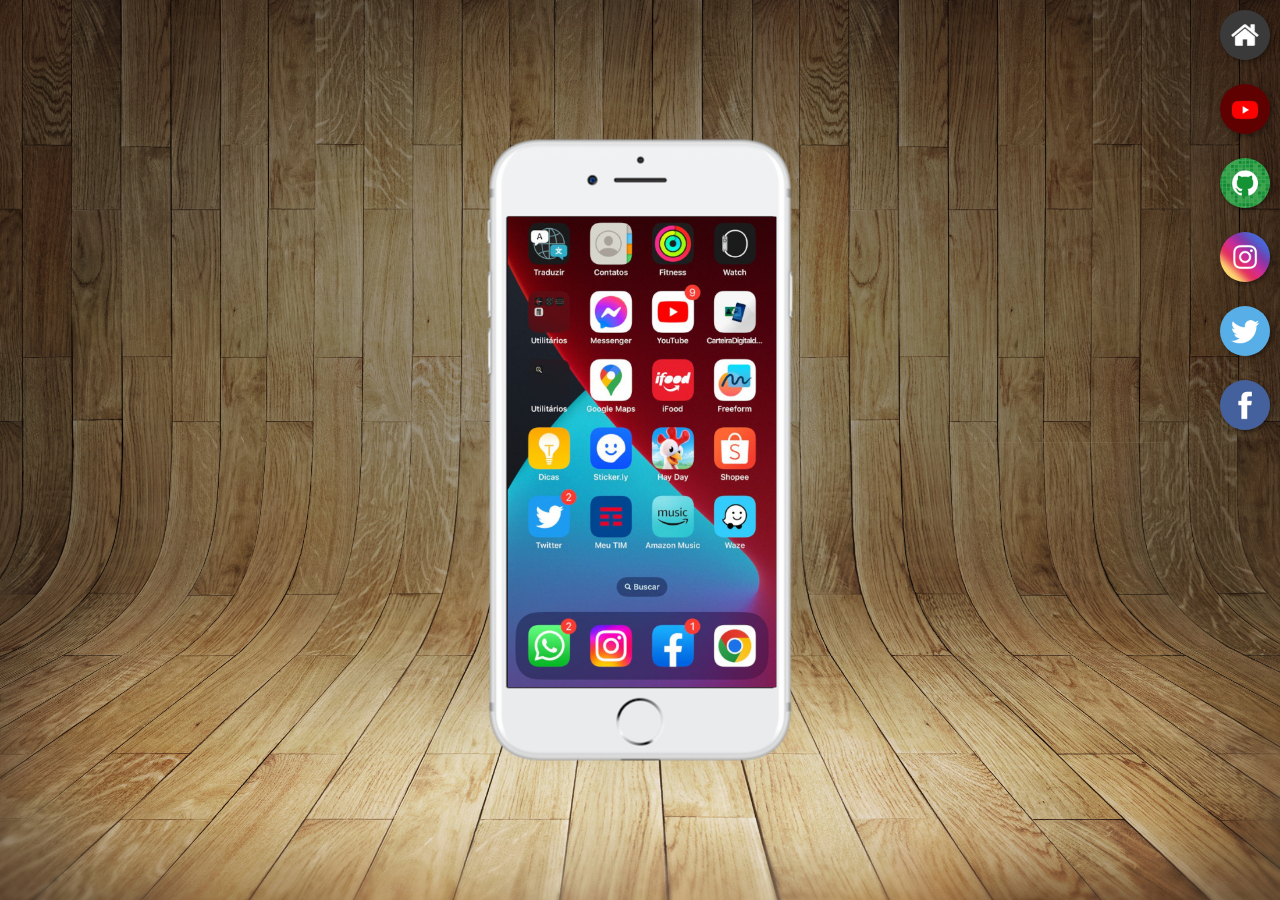
<file: index.html>
<!DOCTYPE html>
<html lang="pt-br">
<head>
    <meta charset="UTF-8">
    <meta http-equiv="X-UA-Compatible" content="IE=edge">
    <meta name="viewport" content="width=device-width, initial-scale=1.0">
    <link rel="shortcut icon" href="favicon.ico" type="image/x-icon">
    <link rel="stylesheet" href="style.css">
    <title>Projetos Redes Sociais</title>
</head>
<body>
    <main>
        <section id="telefone">
            <iframe src="home.html" name="tela" id="tela" frameborder="0">Seu navegador não é compatível com isso.</iframe>
                
        </section>
        <section id="rede-sociais">
            <a href="home.html" target="tela"><img src="imagens/logo-home.jpg" alt=""></a><br>
            <a href="youtube.html" target="tela"><img src="imagens/logo-youtube.jpg" alt=""></a><br>
            <a href="git.html" target="tela"><img src="imagens/logo-github.jpg" alt=""></a><br>
            <a href="intagram.html" target="tela"><img src="imagens/logo-instagram.jpg" alt=""></a><br>
            <a href="twitter.html" target="tela"><img src="imagens/logo-twitter.jpg" alt=""></a><br>
            <a href="facebook.html" target="tela"><img src="imagens/logo-facebook.jpg" alt=""></a>
        </section>
    </main>
</body>
</html>
</file>
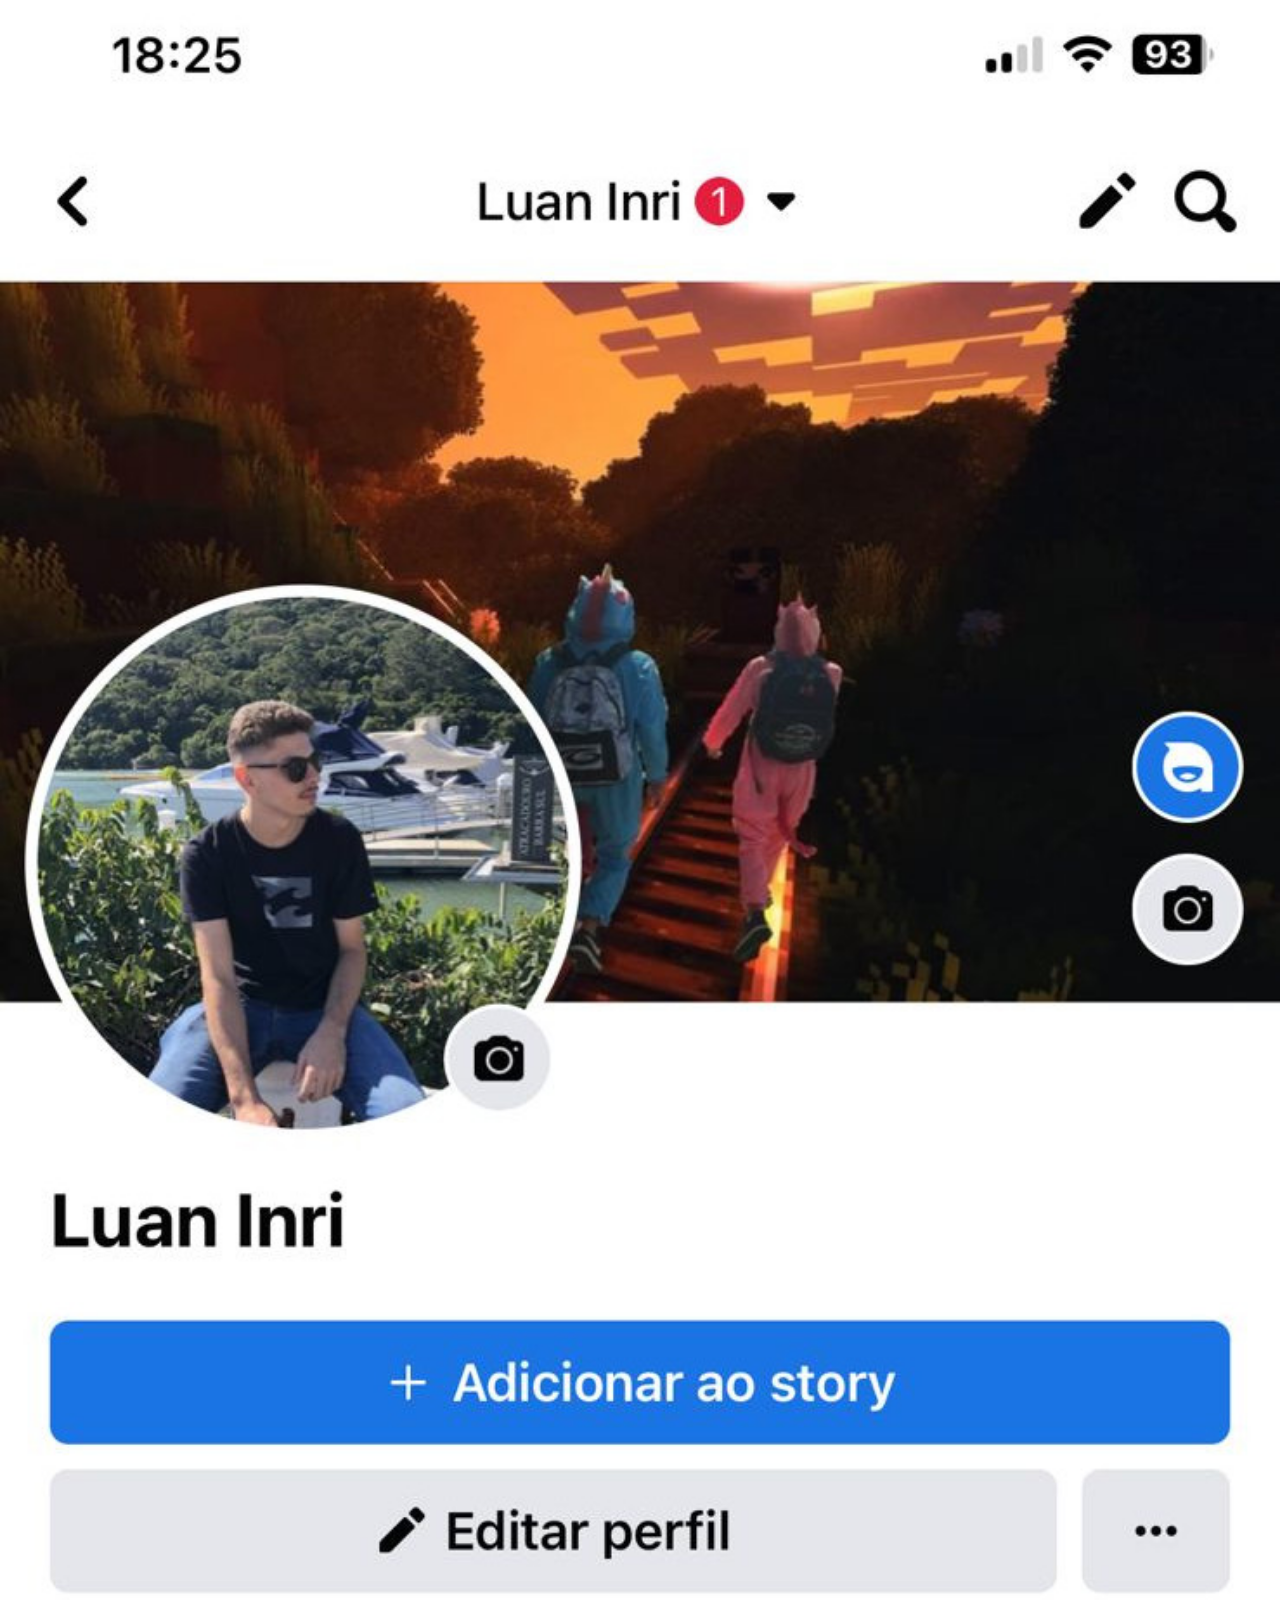
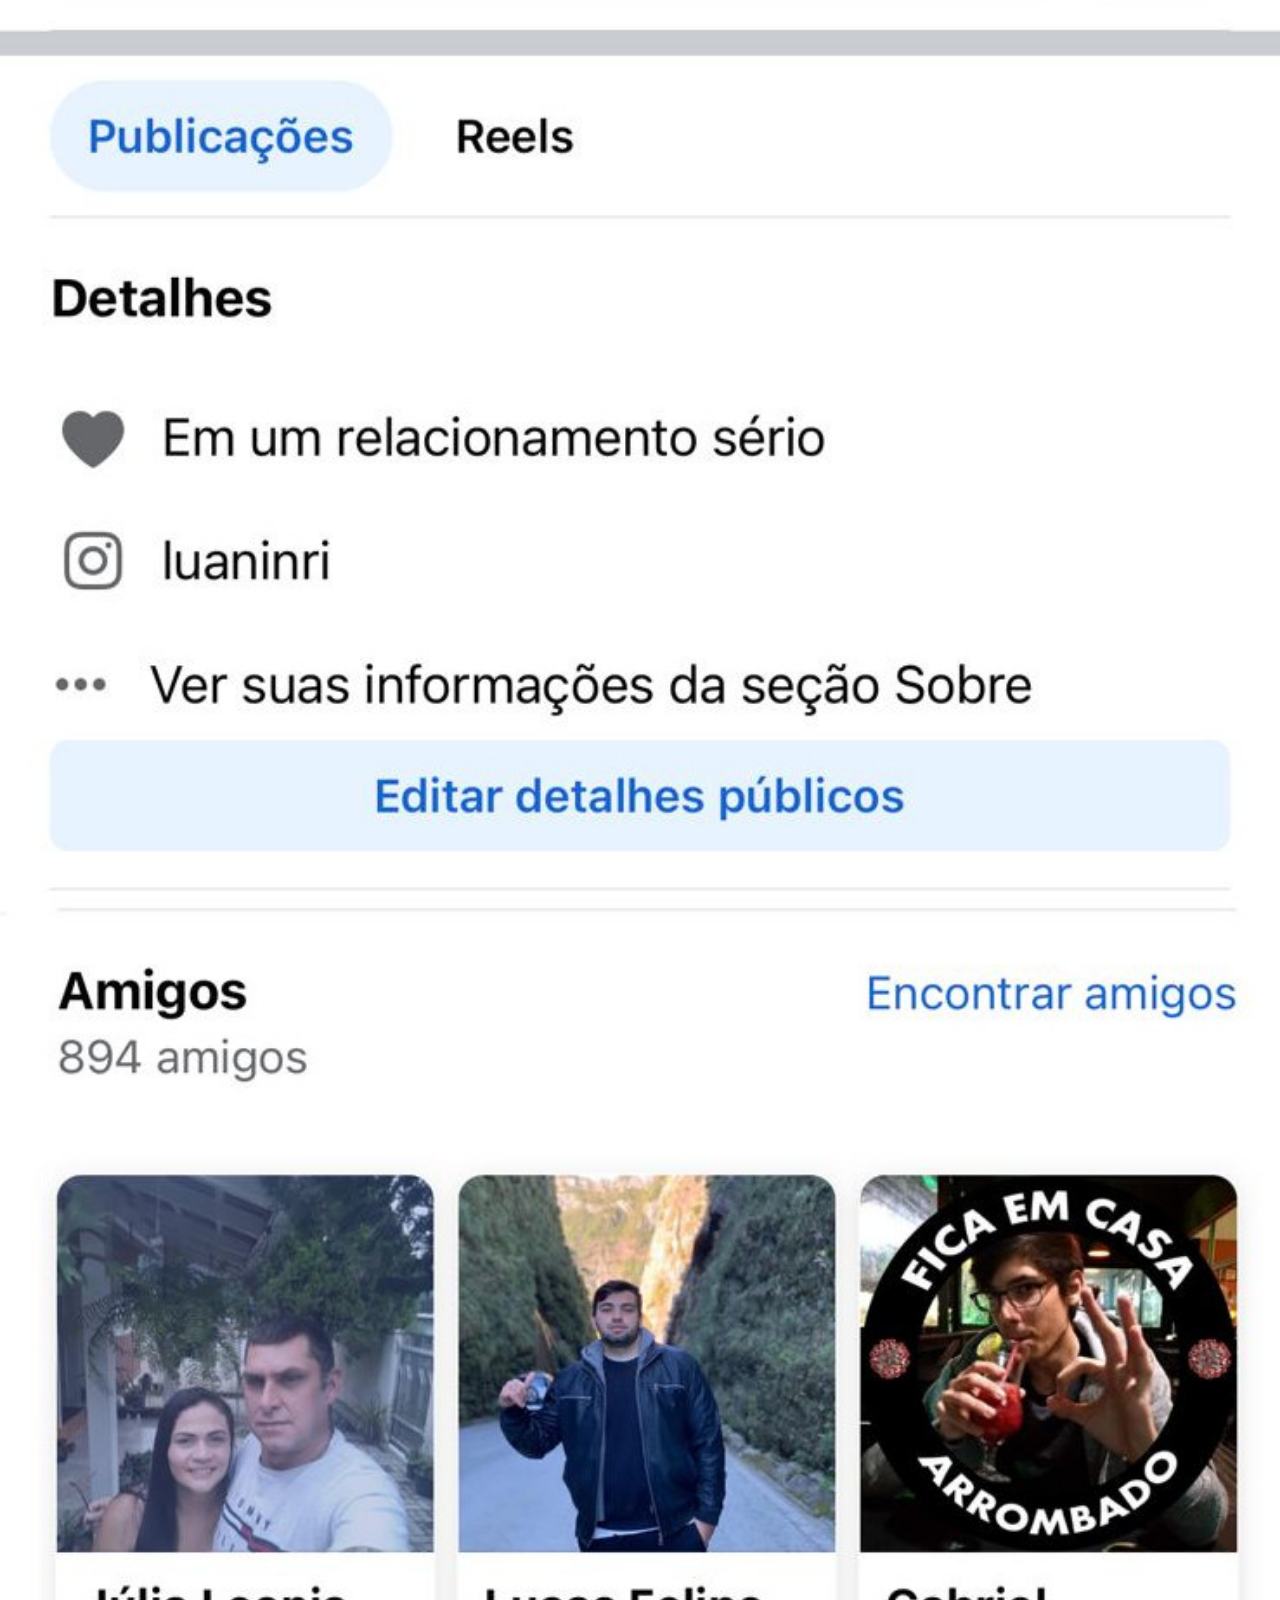
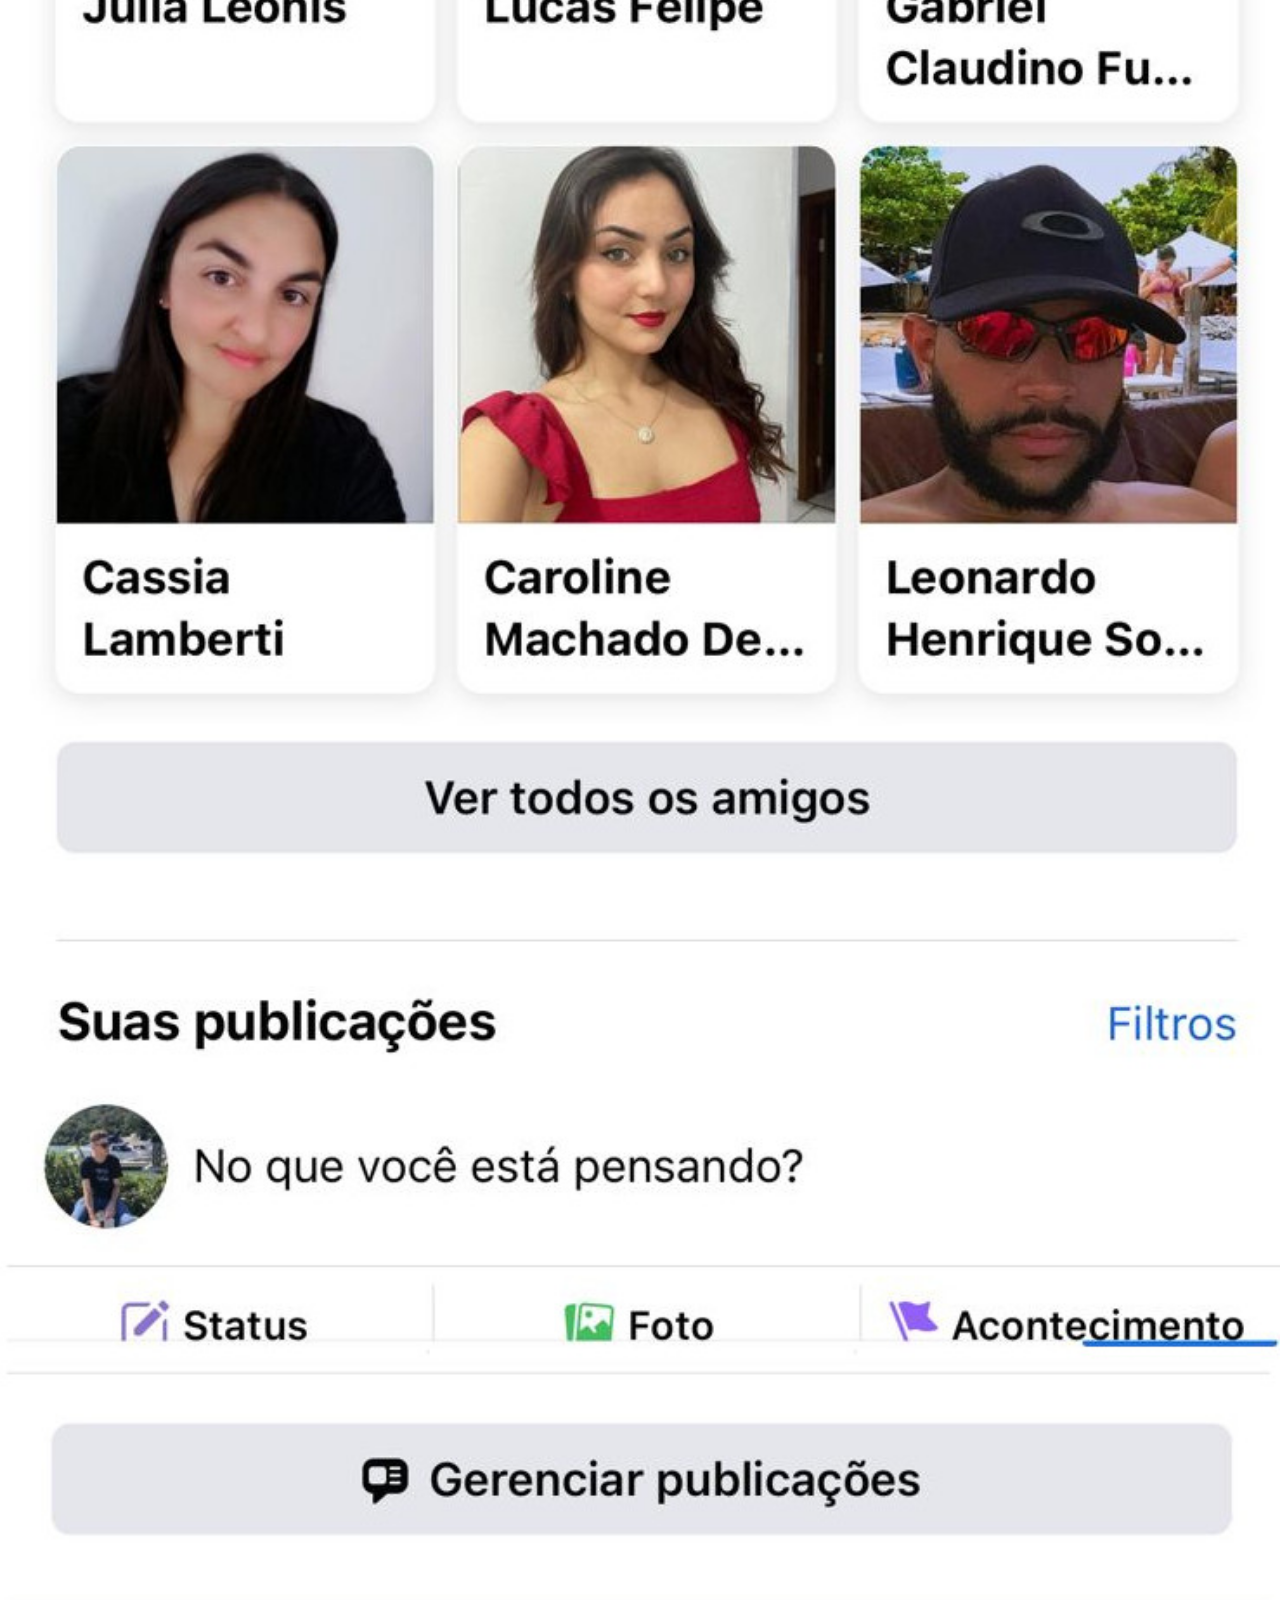
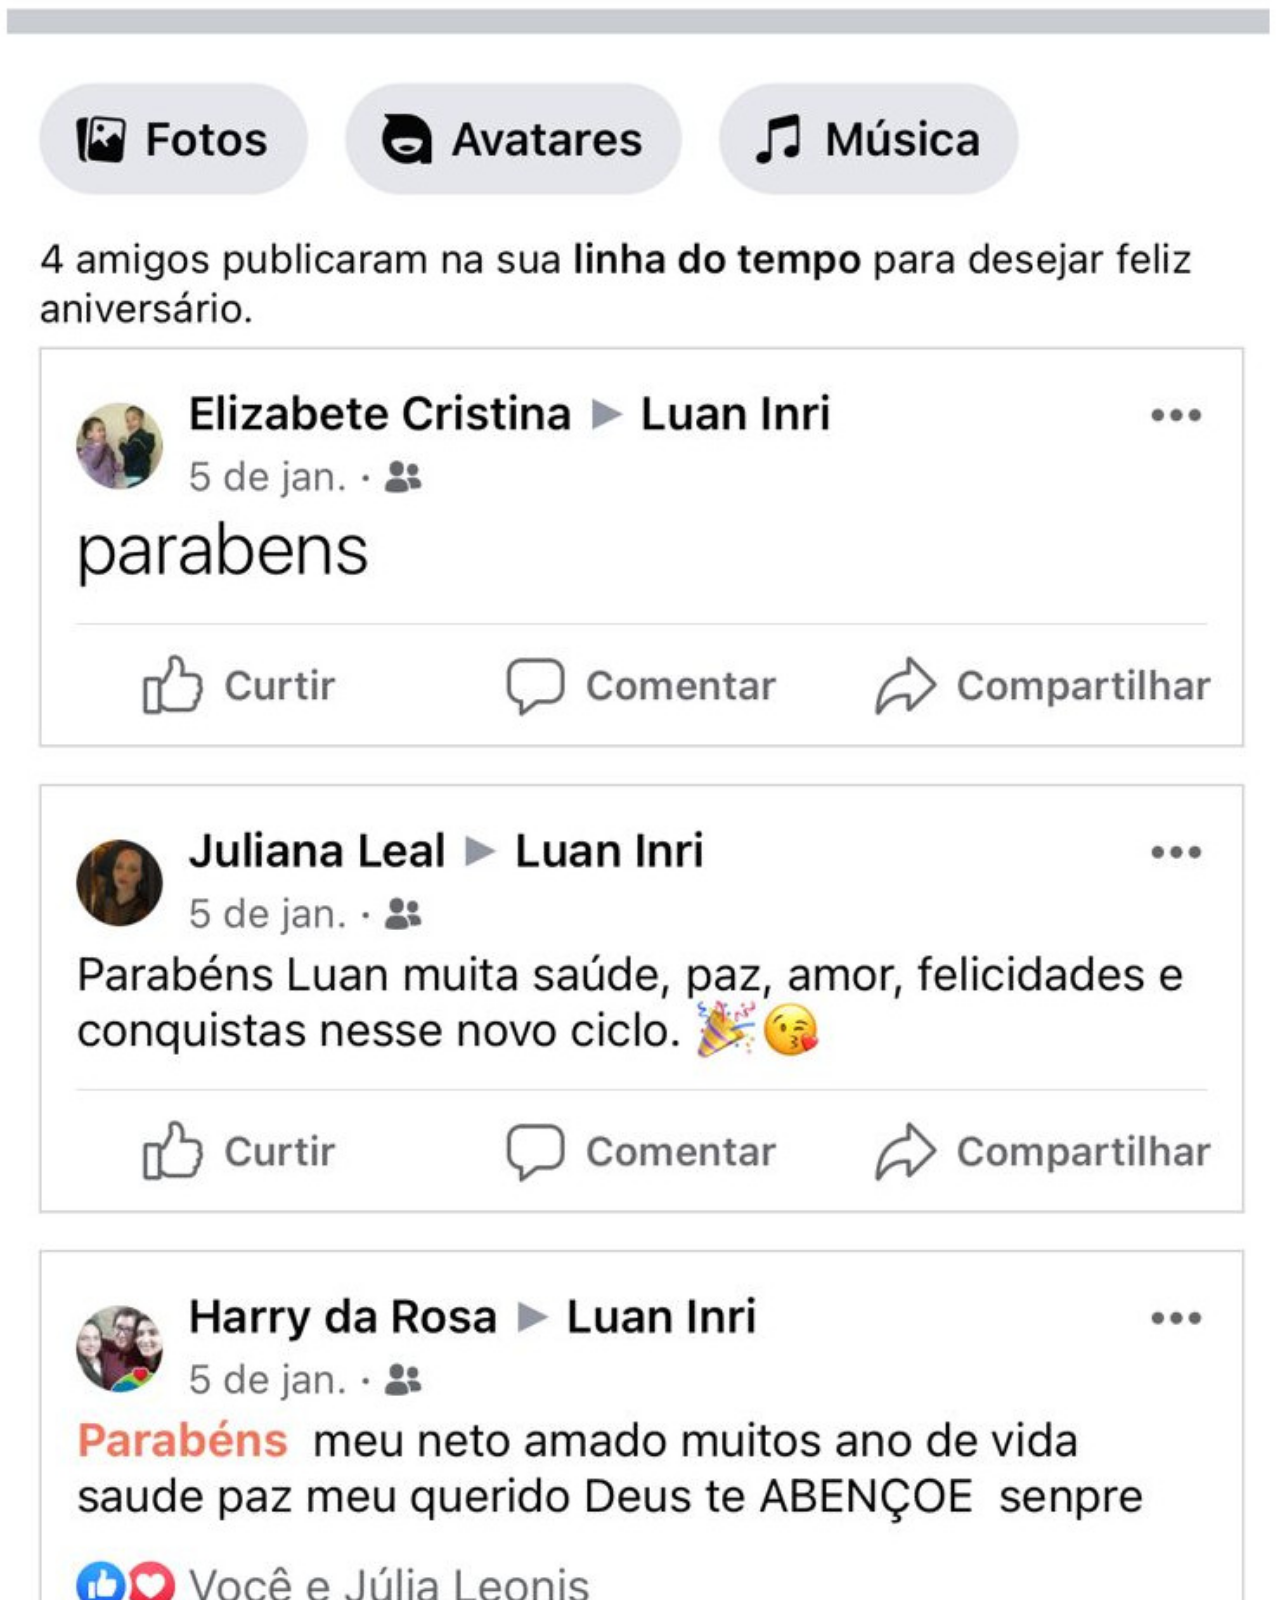
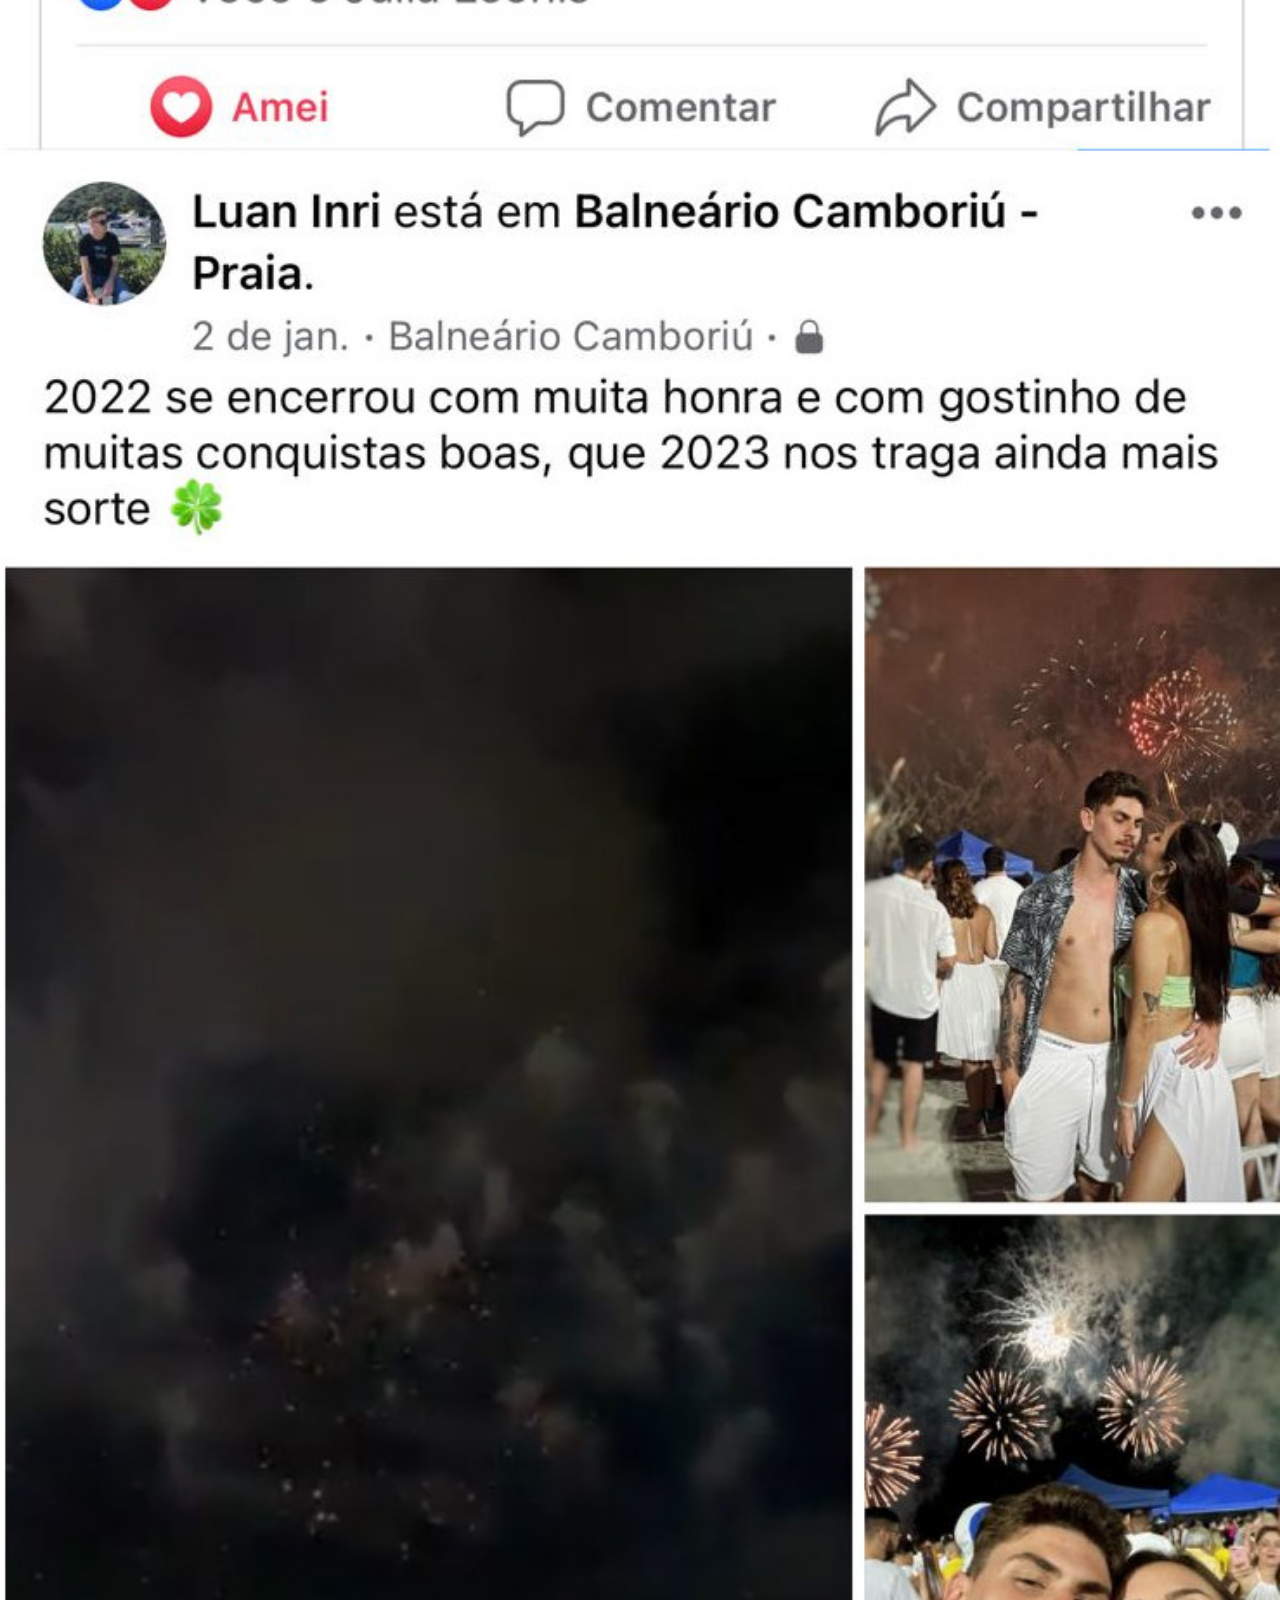
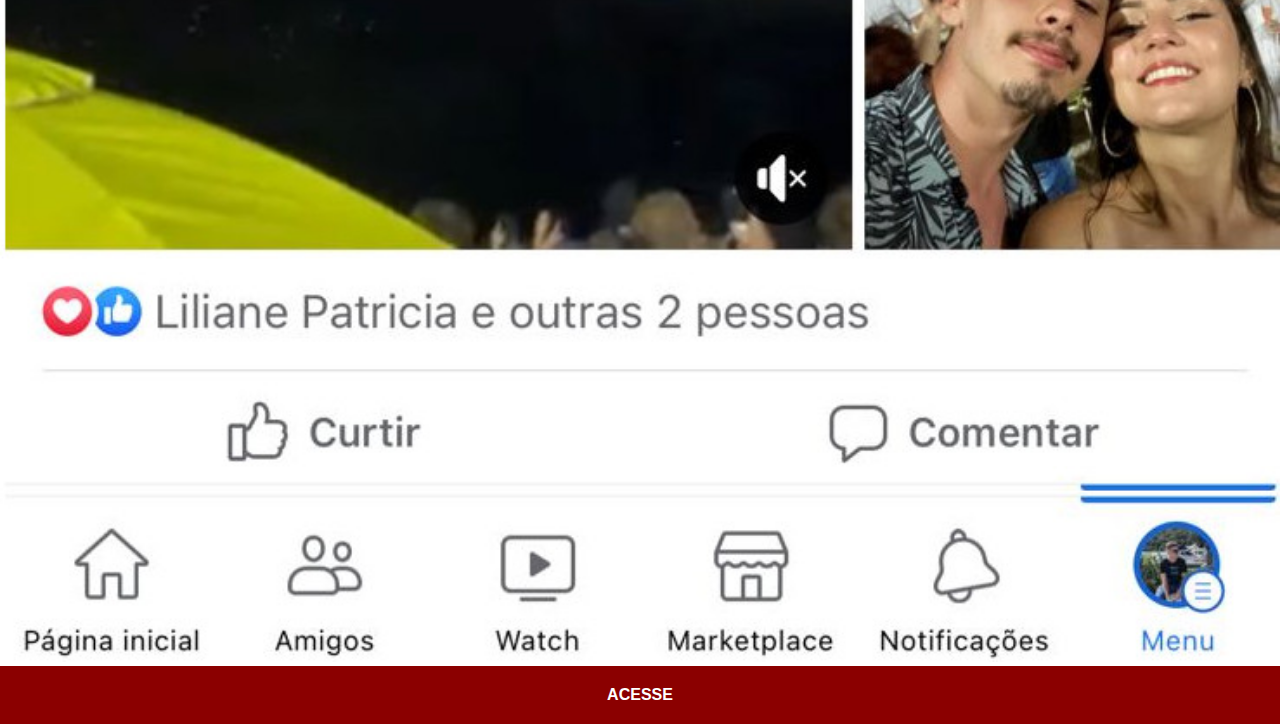
<file: facebook.html>
<!DOCTYPE html>
<html lang="pt-br">
<head>
    <meta charset="UTF-8">
    <meta http-equiv="X-UA-Compatible" content="IE=edge">
    <meta name="viewport" content="width=device-width, initial-scale=1.0">
    <link rel="stylesheet" href="social.css">
    <title>FAcebook</title>
</head>
<body>
    <img src="imagens/face.jpg" alt="">
    <a href="https://www.facebook.com/LuanZikao/" target="_blank">ACESSE</a>
</body>
</html>
</file>
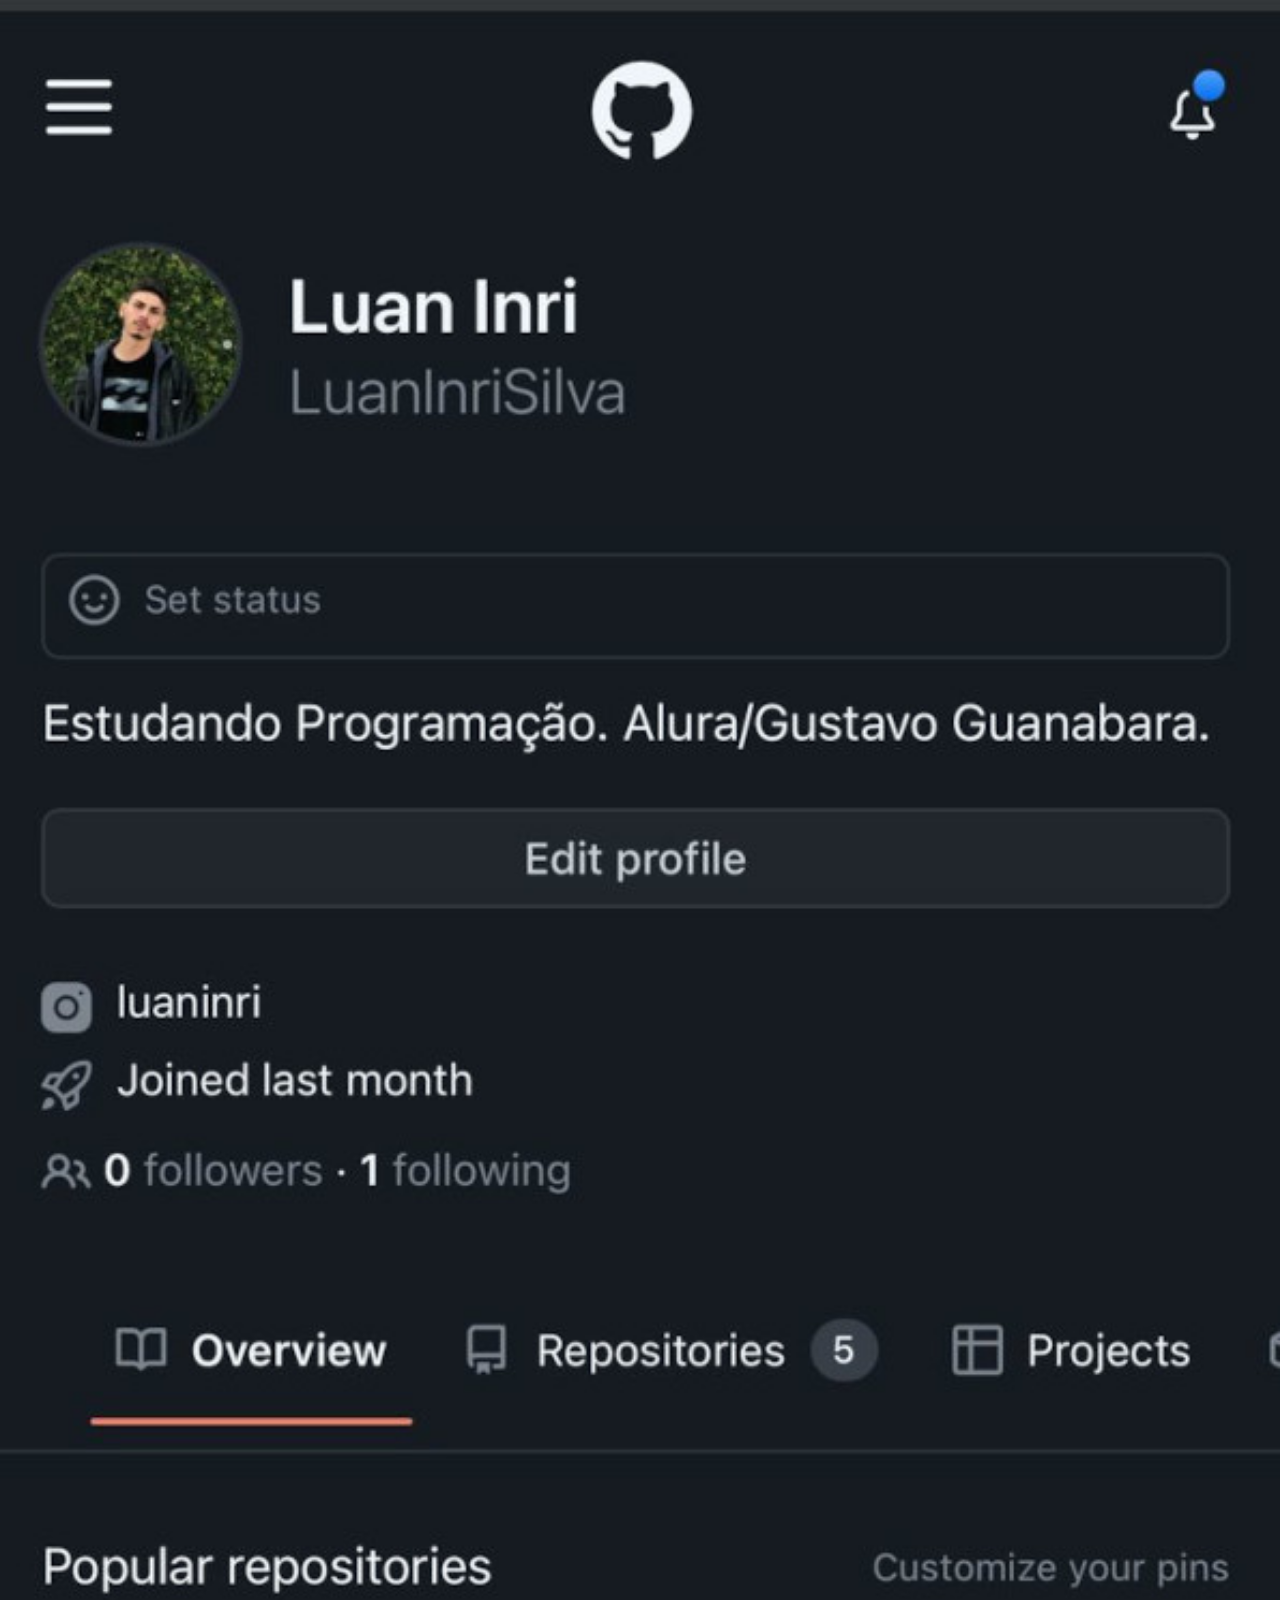
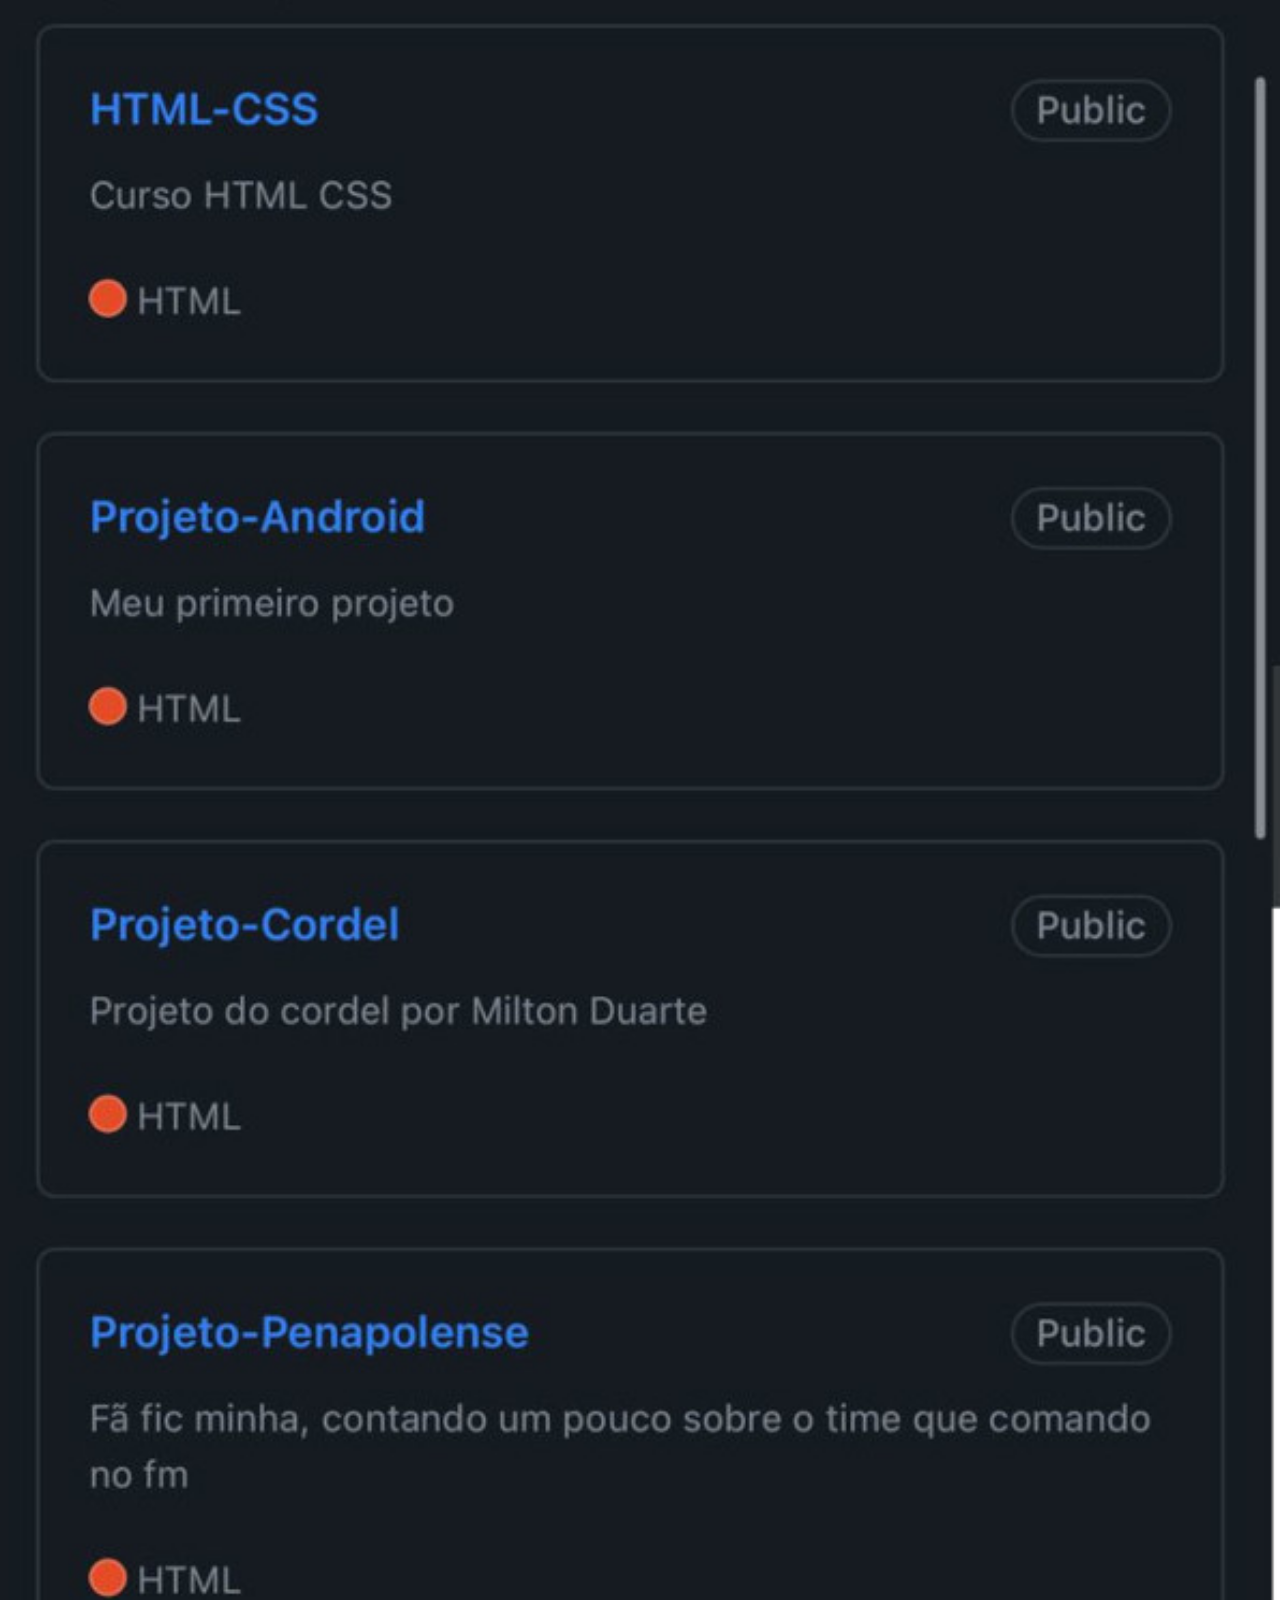
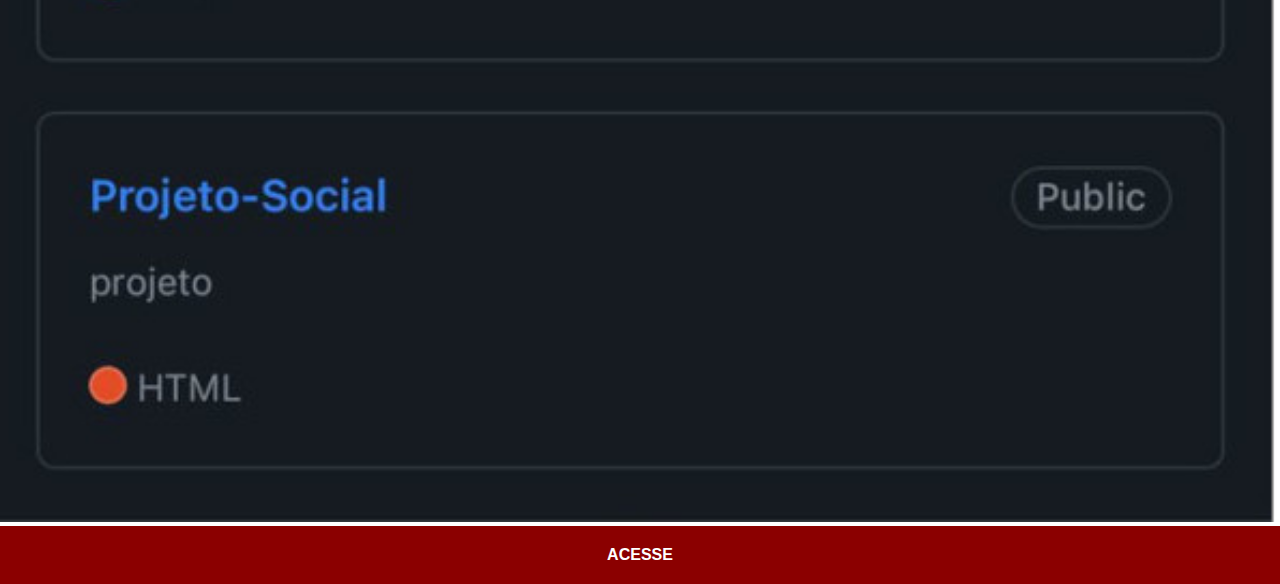
<file: git.html>
<!DOCTYPE html>
<html lang="pt-br">
<head>
    <meta charset="UTF-8">
    <meta http-equiv="X-UA-Compatible" content="IE=edge">
    <meta name="viewport" content="width=device-width, initial-scale=1.0">
    <link rel="stylesheet" href="social.css">
    <title>GitHub</title>
</head>
<body>
    <img src="imagens/git.jpg" alt="">
    <a href="https://twitter.com/luaninri" target="_blank">ACESSE</a>
</body>
</html>
</file>
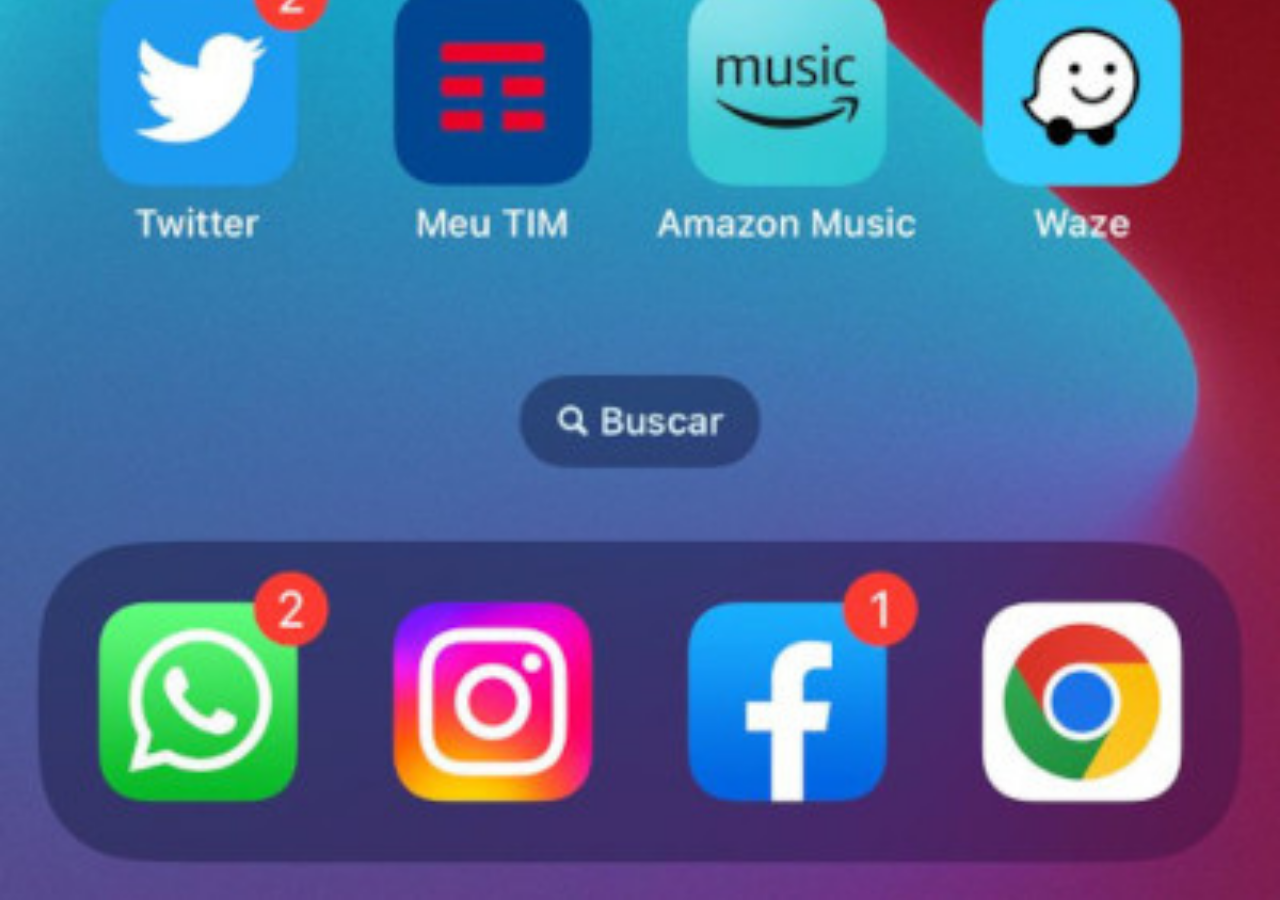
<file: home.html>
<!DOCTYPE html>
<html lang="pt-br">
<head>
    <meta charset="UTF-8">
    <meta http-equiv="X-UA-Compatible" content="IE=edge">
    <meta name="viewport" content="width=device-width, initial-scale=1.0">
    <title>Home</title>
    <style>
        *{
            margin: 0px;
            padding: 0px;
        }
        body{
            width: 100vw;
            height: 100vh;
            background:black url('imagens/tela.jpg') no-repeat bottom center ;
            background-size: cover;
        }
    </style>
</head>
<body>
    
</body>
</html>
</file>
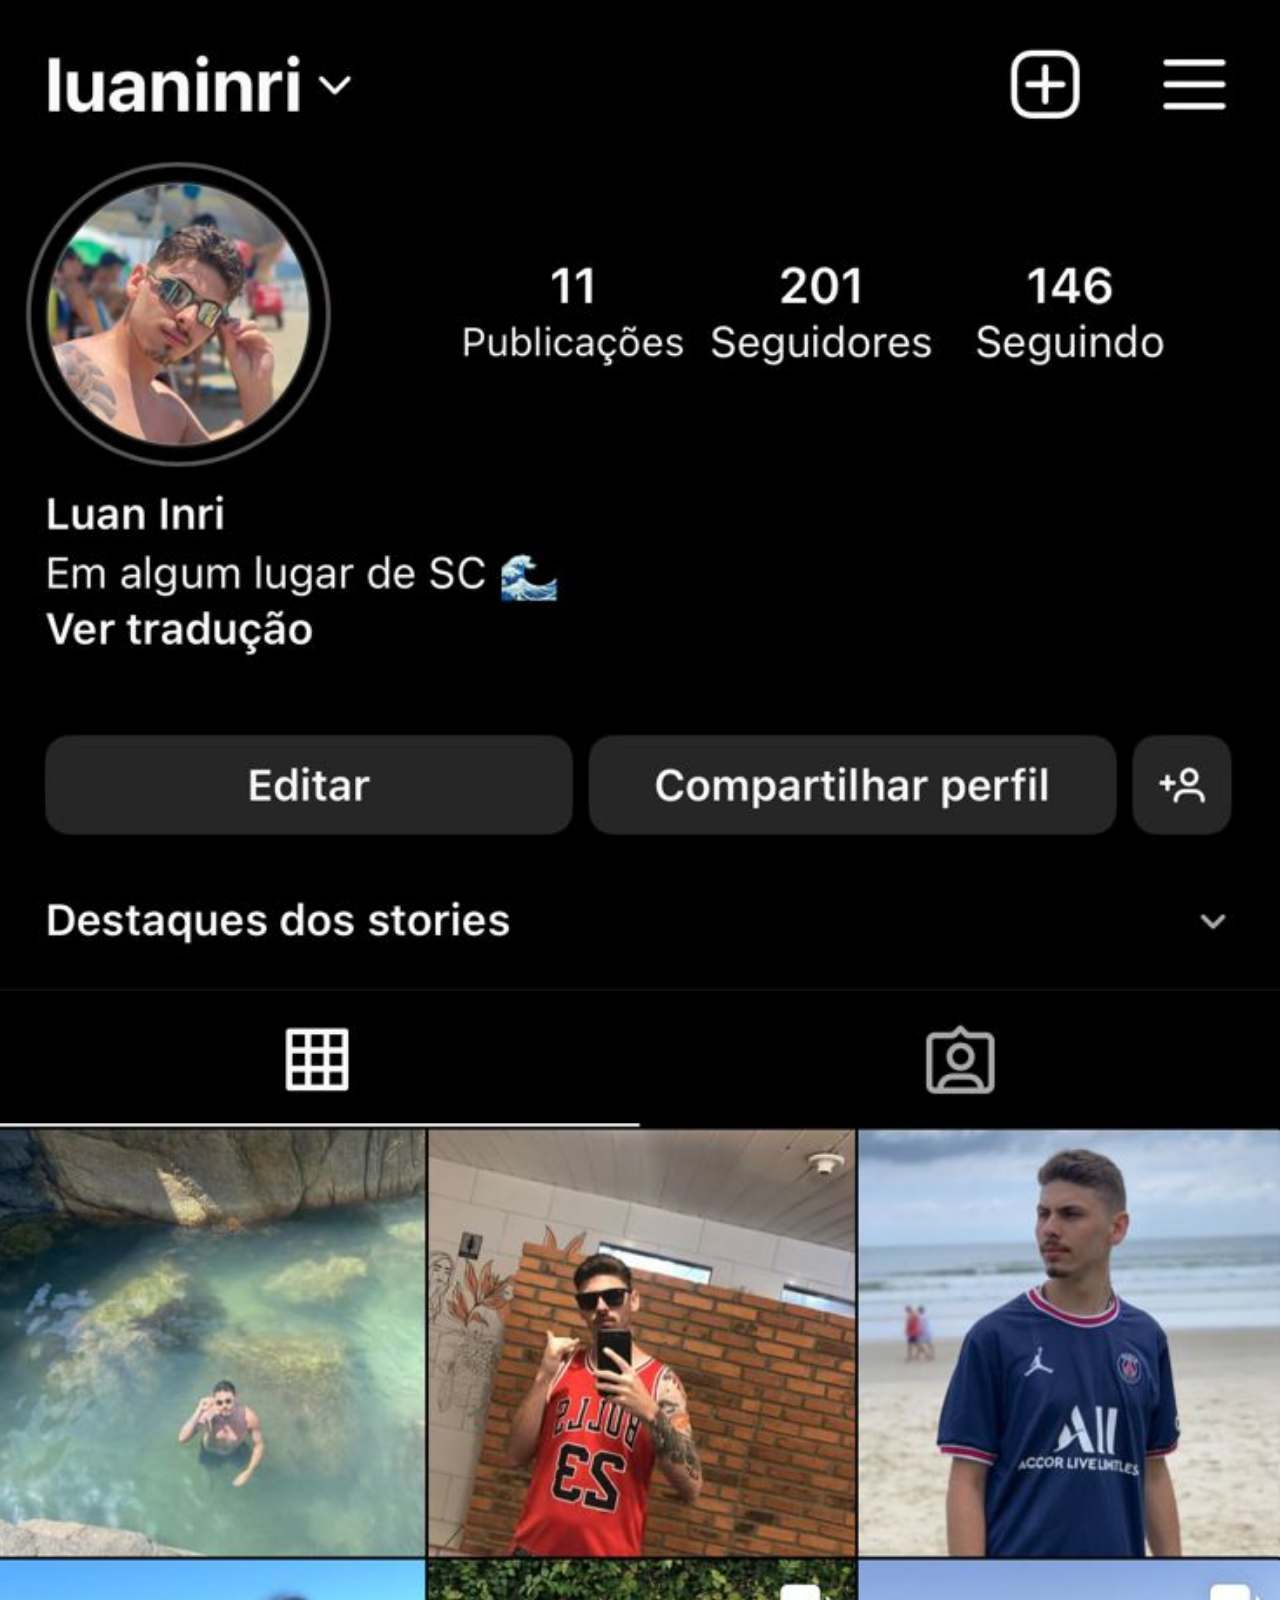
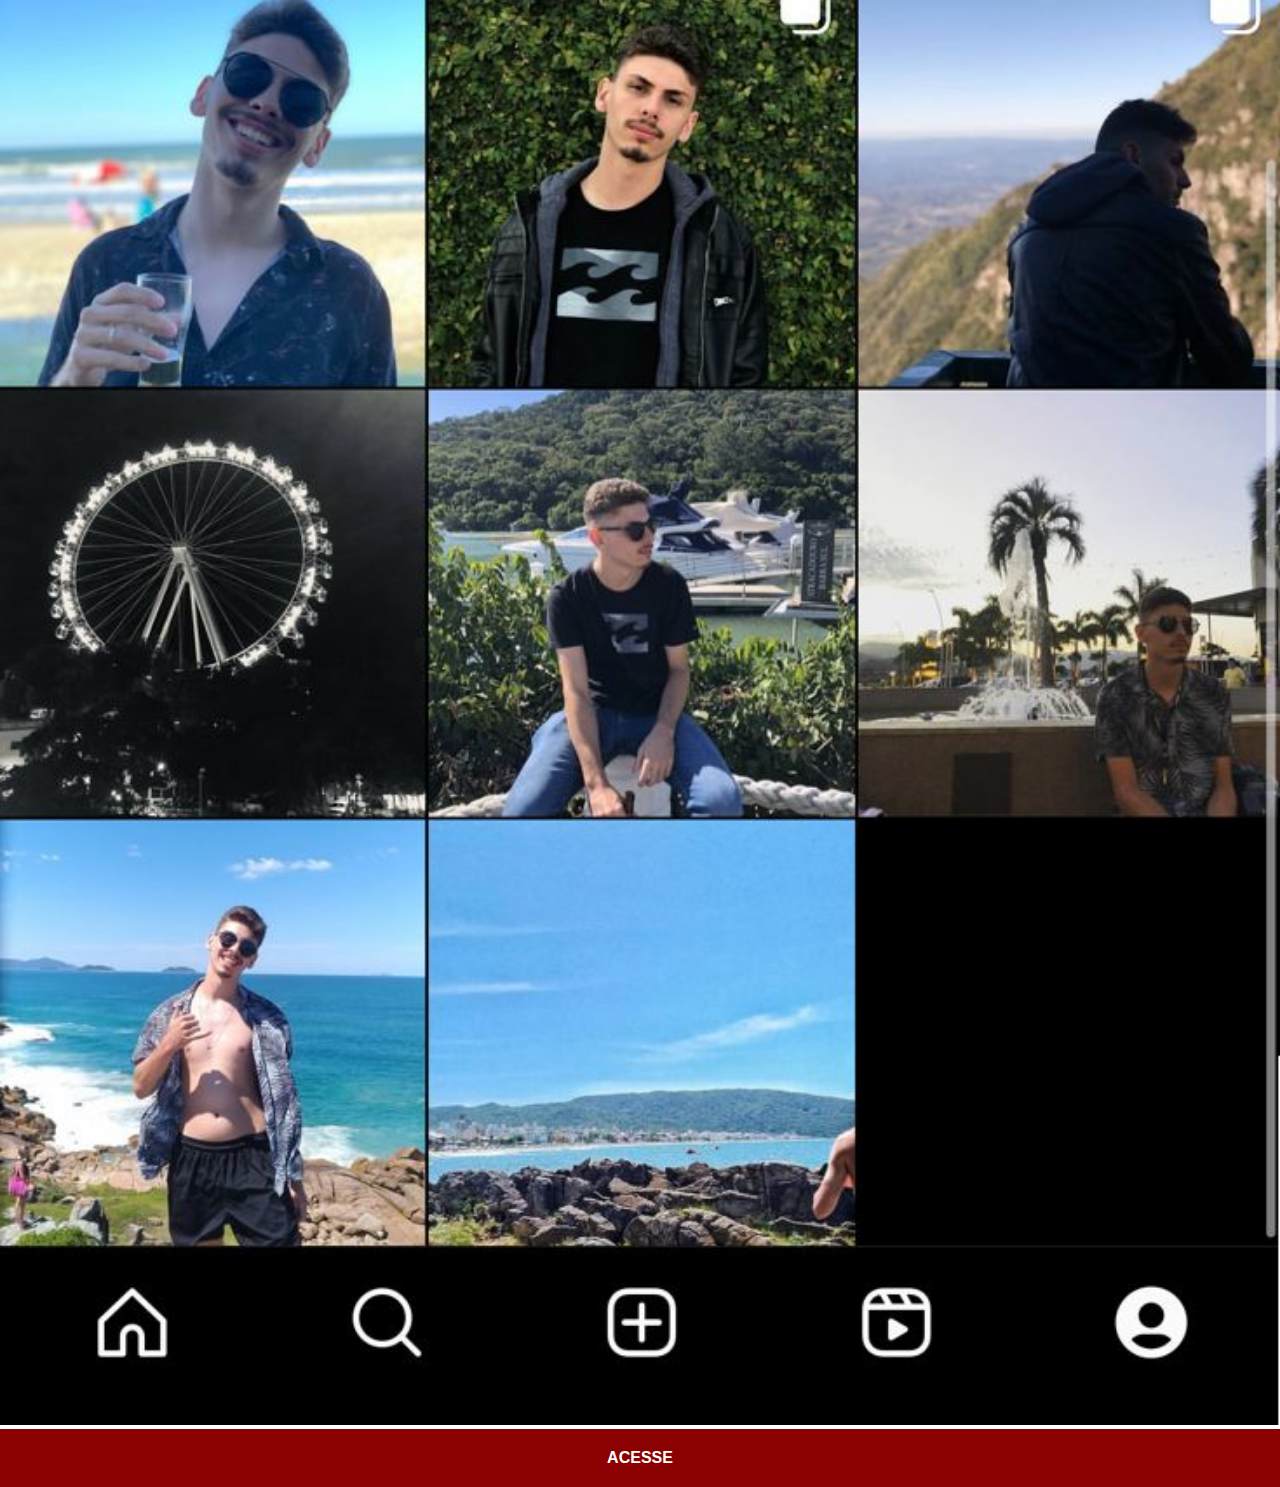
<file: intagram.html>
<!DOCTYPE html>
<html lang="pt-br">
<head>
    <meta charset="UTF-8">
    <meta http-equiv="X-UA-Compatible" content="IE=edge">
    <meta name="viewport" content="width=device-width, initial-scale=1.0">
    <link rel="stylesheet" href="social.css">
    <title>Instagram</title>
</head>
<body>
    <img src="imagens/insta.png" alt="">
    <a href="https://www.instagram.com/luaninri/" target="_blank">ACESSE</a>
</body>
</html>
</file>
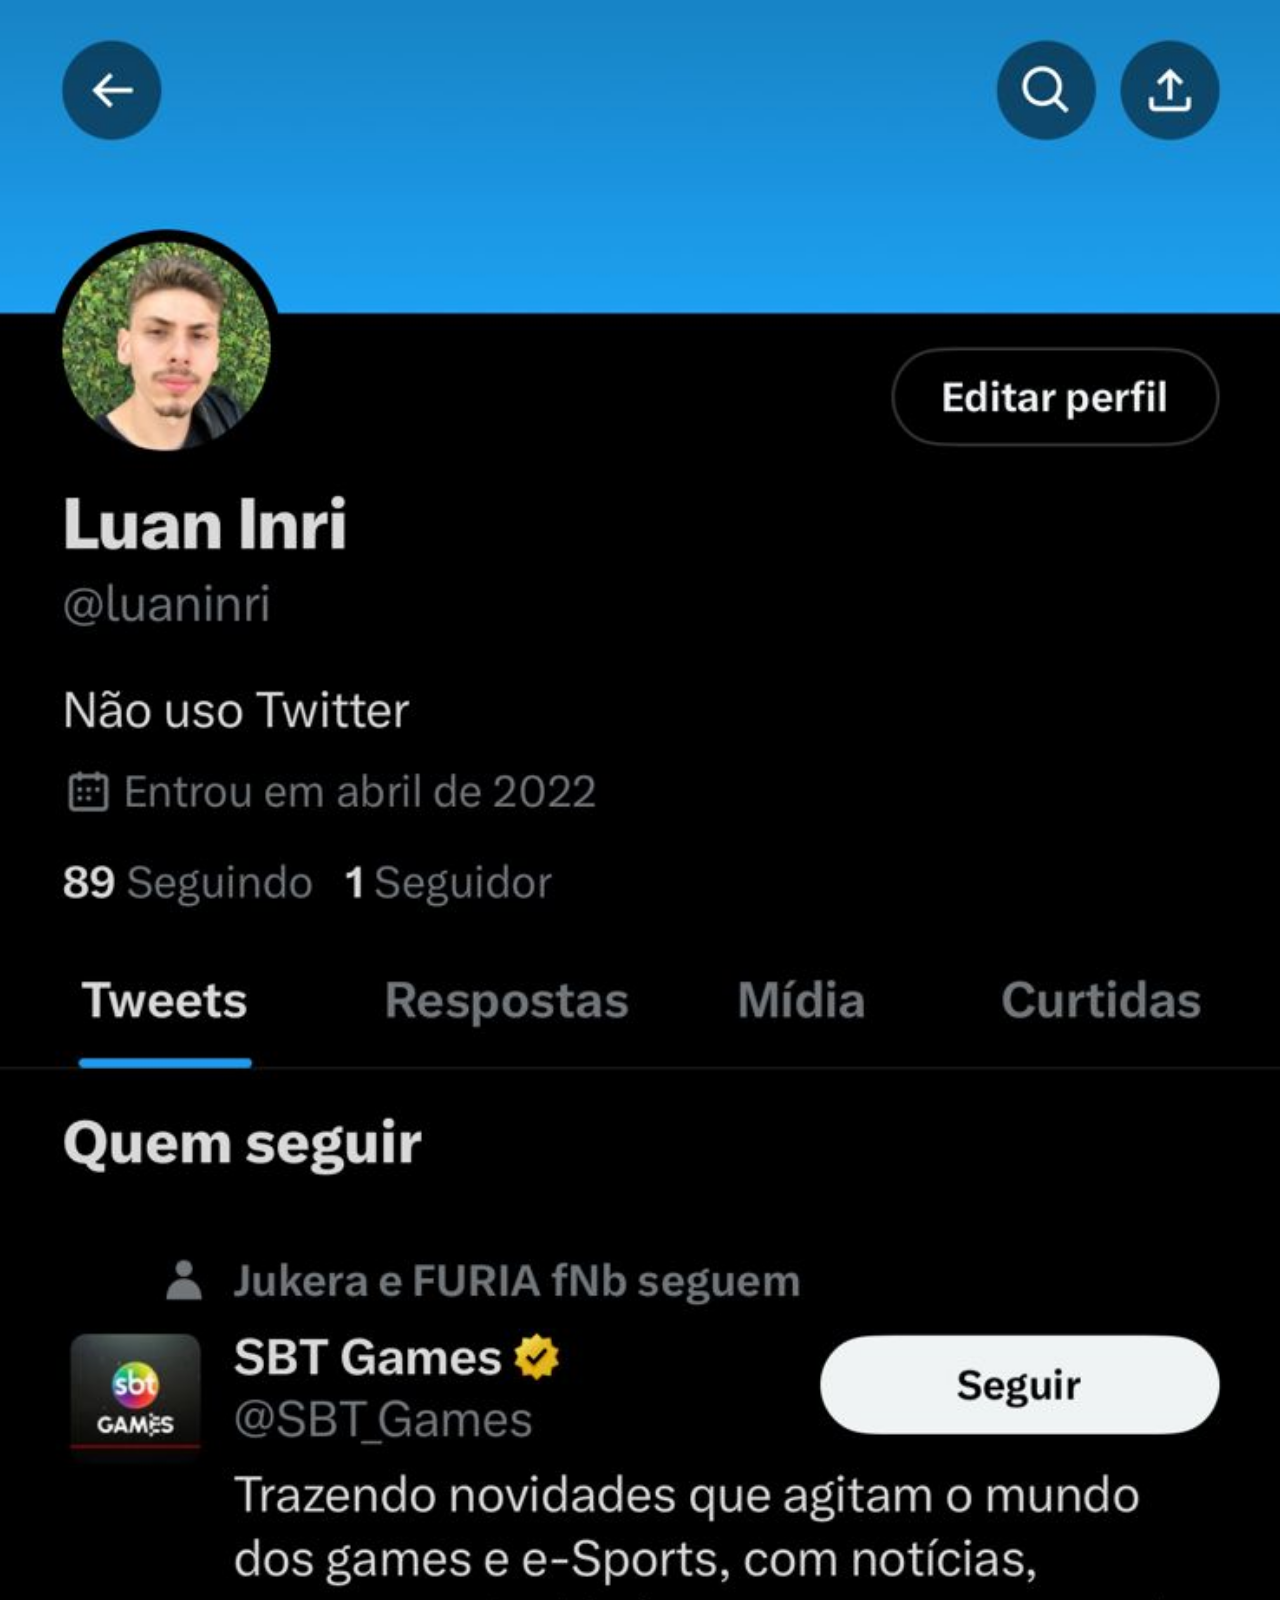
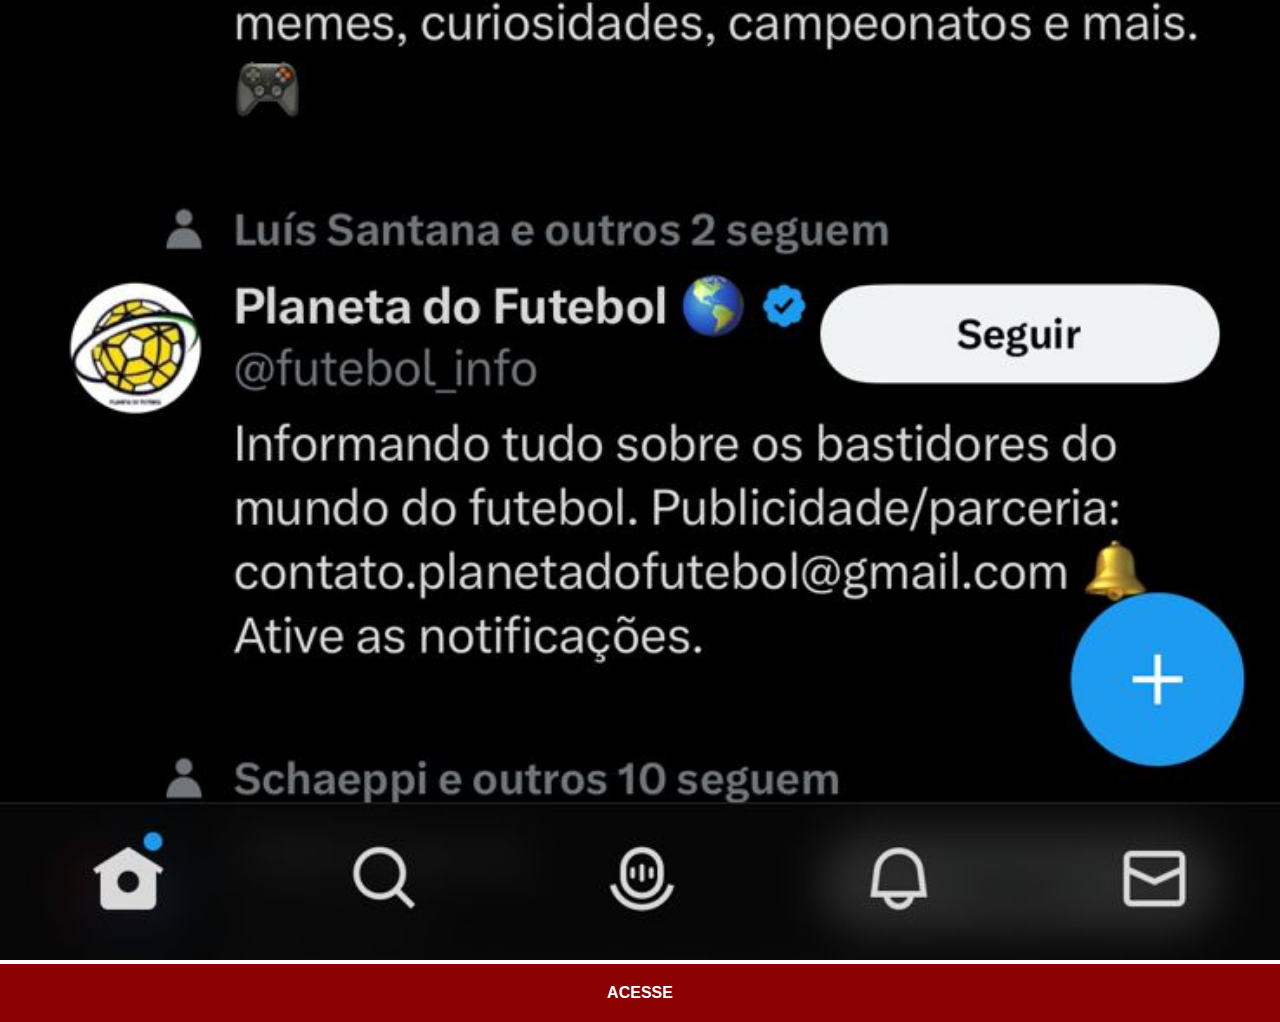
<file: twitter.html>
<!DOCTYPE html>
<html lang="en">
<head>
    <meta charset="UTF-8">
    <meta http-equiv="X-UA-Compatible" content="IE=edge">
    <meta name="viewport" content="width=device-width, initial-scale=1.0">
    <link rel="stylesheet" href="social.css">
    <title>Twitter</title>
</head>
<body>
    <img src="imagens/twitter.png" alt="">
    <a href="https://twitter.com/luaninri" target="_blank">ACESSE</a>
</body>
</html>
</file>
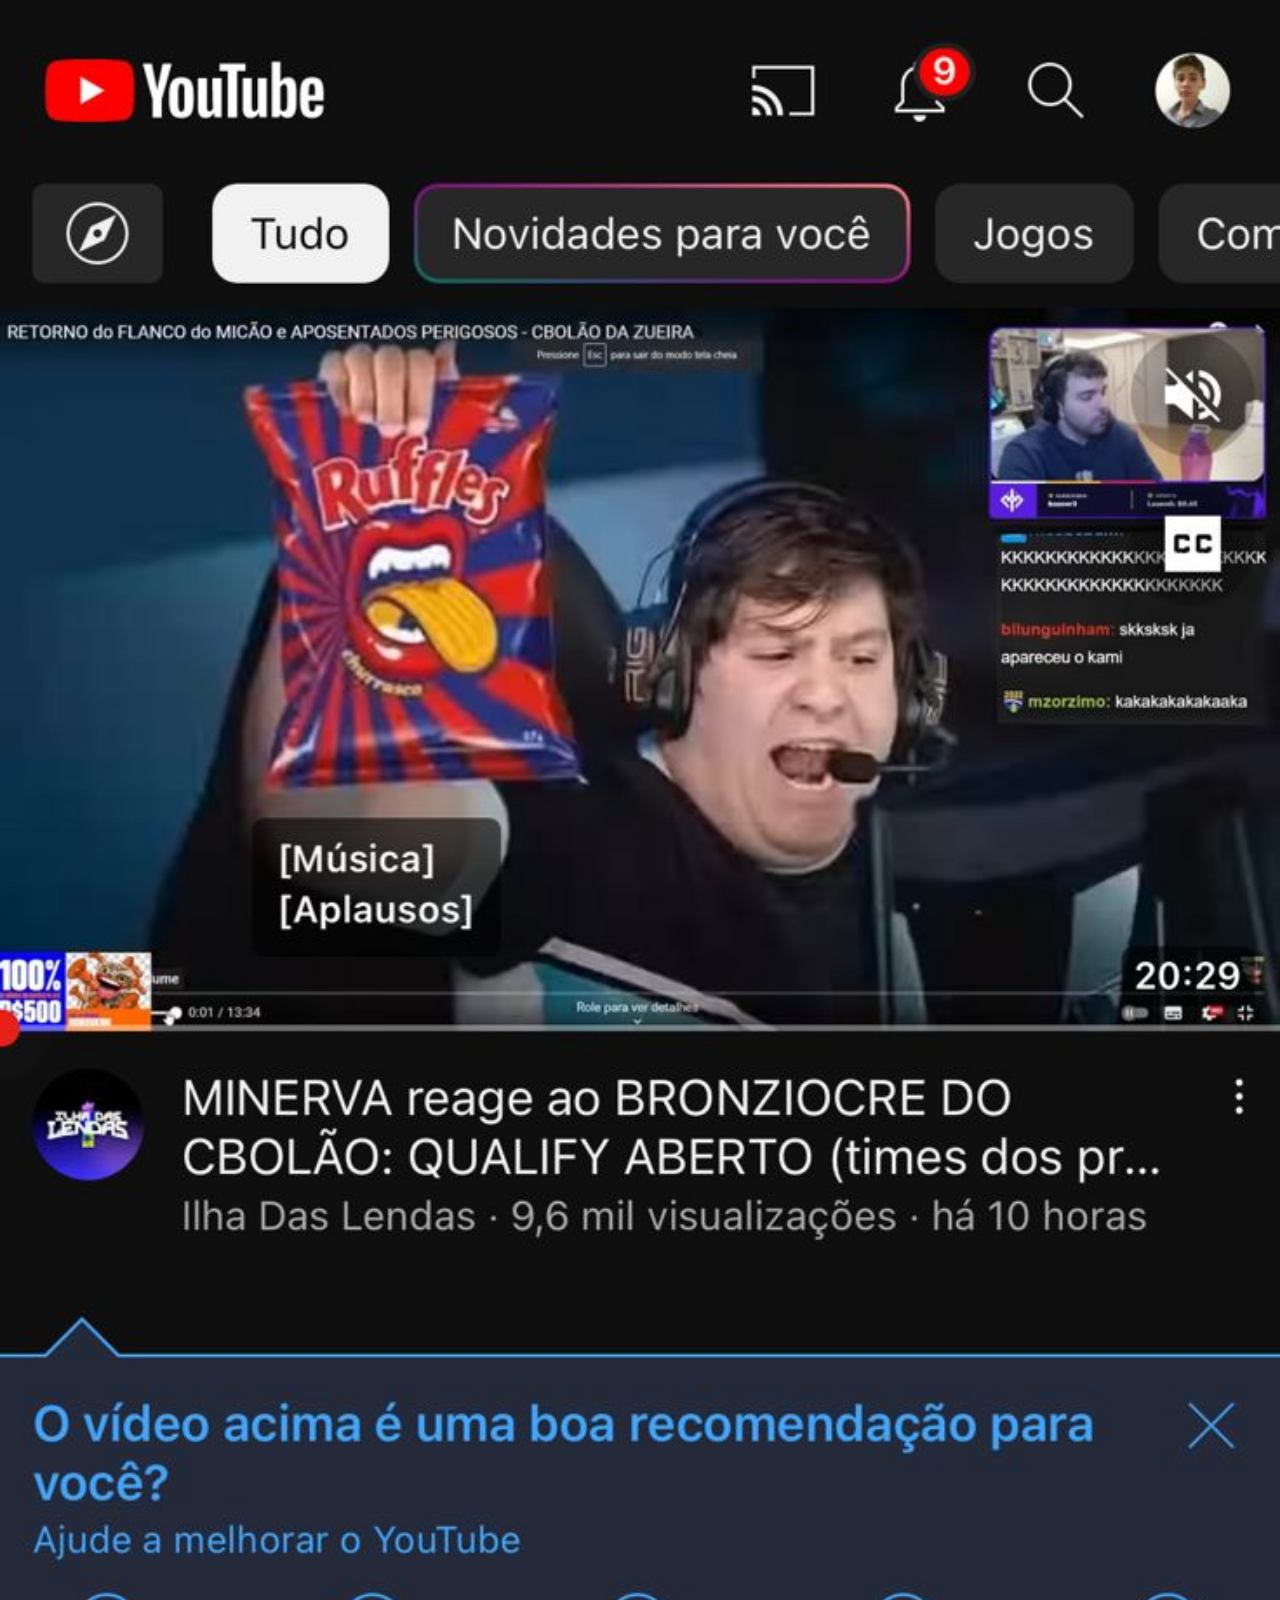
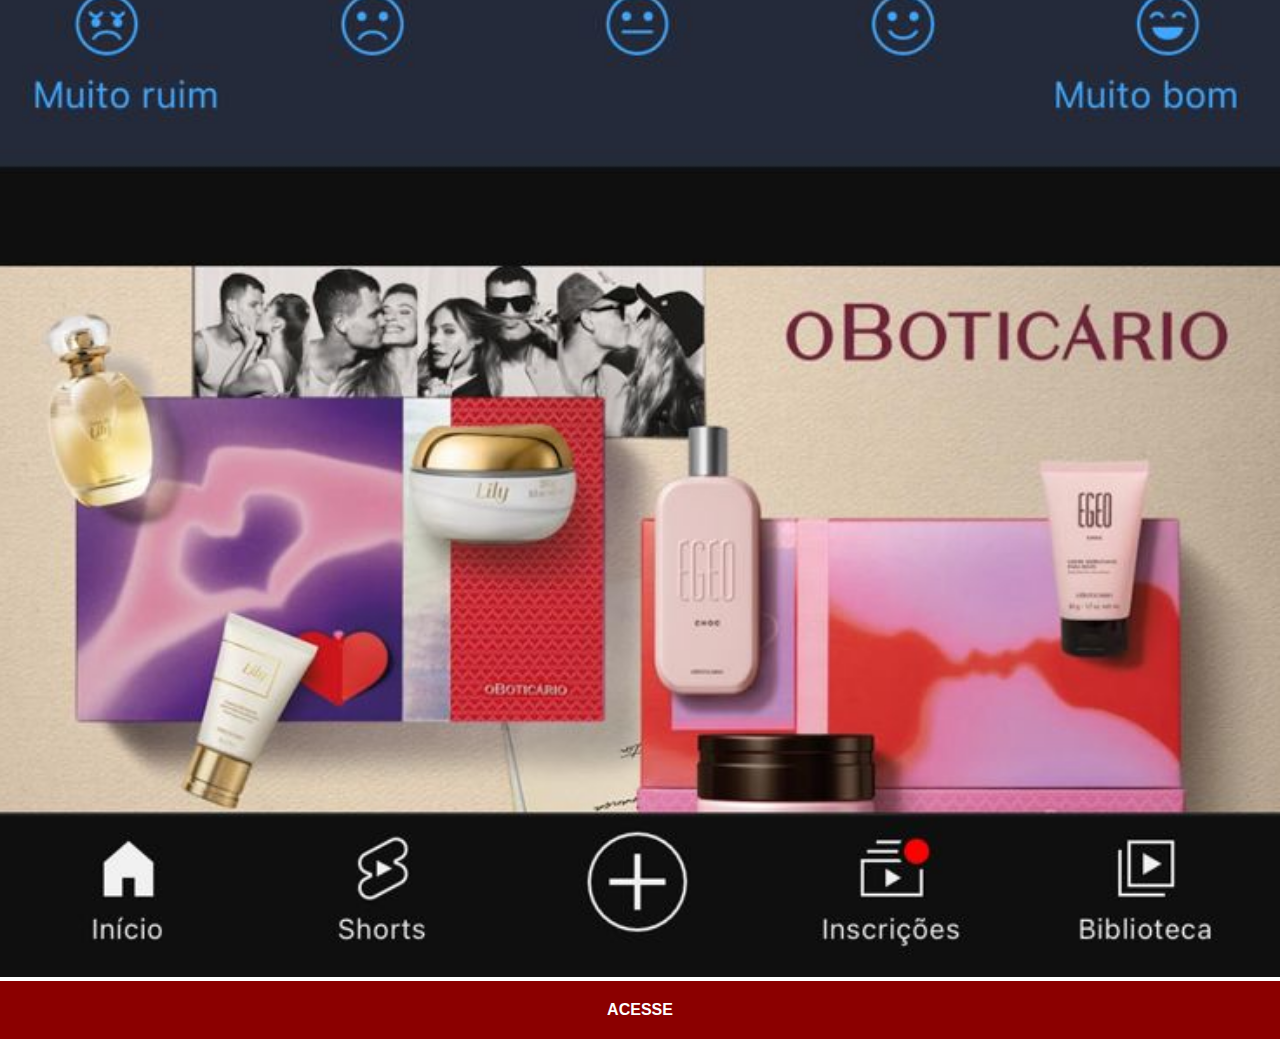
<file: youtube.html>
<!DOCTYPE html>
<html lang="pt-br">
<head>
    <meta charset="UTF-8">
    <meta http-equiv="X-UA-Compatible" content="IE=edge">
    <meta name="viewport" content="width=device-width, initial-scale=1.0">
    <link rel="stylesheet" href="social.css">
    <title>YouTube</title>
</head>
<body>
    <img src="imagens/youtube.png" alt="">
    <a href="https://www.youtube.com/channel/UCW_6gdqEQA_hBPZ6QBFe90g" target="_blank">ACESSE</a>
</body>
</html>
</file>
<file: style.css>
@charset "UTF-8";

*{
    margin: 0px;
    padding: 0px;
    font-family: Arial, Helvetica, sans-serif;
}
::-webkit-scrollbar{
    width: 0px;
    height: 0px;
}
html, body{
    height: 100vh;
    width: 100vw;
    background-color: black;
}
body{
    background: url('imagens/fundo-madeira.jpg') no-repeat top center;
    background-size: cover;
    background-attachment: fixed;
}

main{
    height: 100vh;
    position: relative;
    
    
}

section#telefone{
    height: 627px;
    width: 311px;
    background: url('imagens/frame-iphone.png')no-repeat;
    
    position: absolute;
    top: 50%;
    left: 50%;
    transform: translate(-50%,-50%);
}

iframe#tela{
    position: relative;
    top: 80px;
    left: 23px;
    width: 269px;
    height: 471px;
}

section#rede-sociais{
    text-align: right;
}

section#rede-sociais img{
    width: 50px;
    margin: 10px;
    border-radius: 50%;
    box-shadow: 2px 2px 5px rgba(0, 0, 0, 0.404);
    box-sizing: border-box;
}

section#rede-sociais img:hover{
    border: 2px solid rgba(255, 255, 255, 0.603);
    transform: translate(-3px, -3px);  
    box-shadow: 5px 5px 10px rgba(0, 0, 0, 0.596);
    transition: transform 0.5s, border 1s;
}
</file>
<file: social.css>
@charset "UTF-8";
*{
    margin: 0px;
    padding: 0px;
    font-family: Arial, Helvetica, sans-serif;
}
::-webkit-scrollbar{
    width: 0px;
    height: 0px;
}
img{
    width: 100vw;
}
a{
    display: block;
    background-color: darkred;
    padding: 20px;
    text-align: center;
    color: white;
    text-decoration: none;
    font-weight: bolder;
}
a:hover{
    background-color: red;
}
</file>
